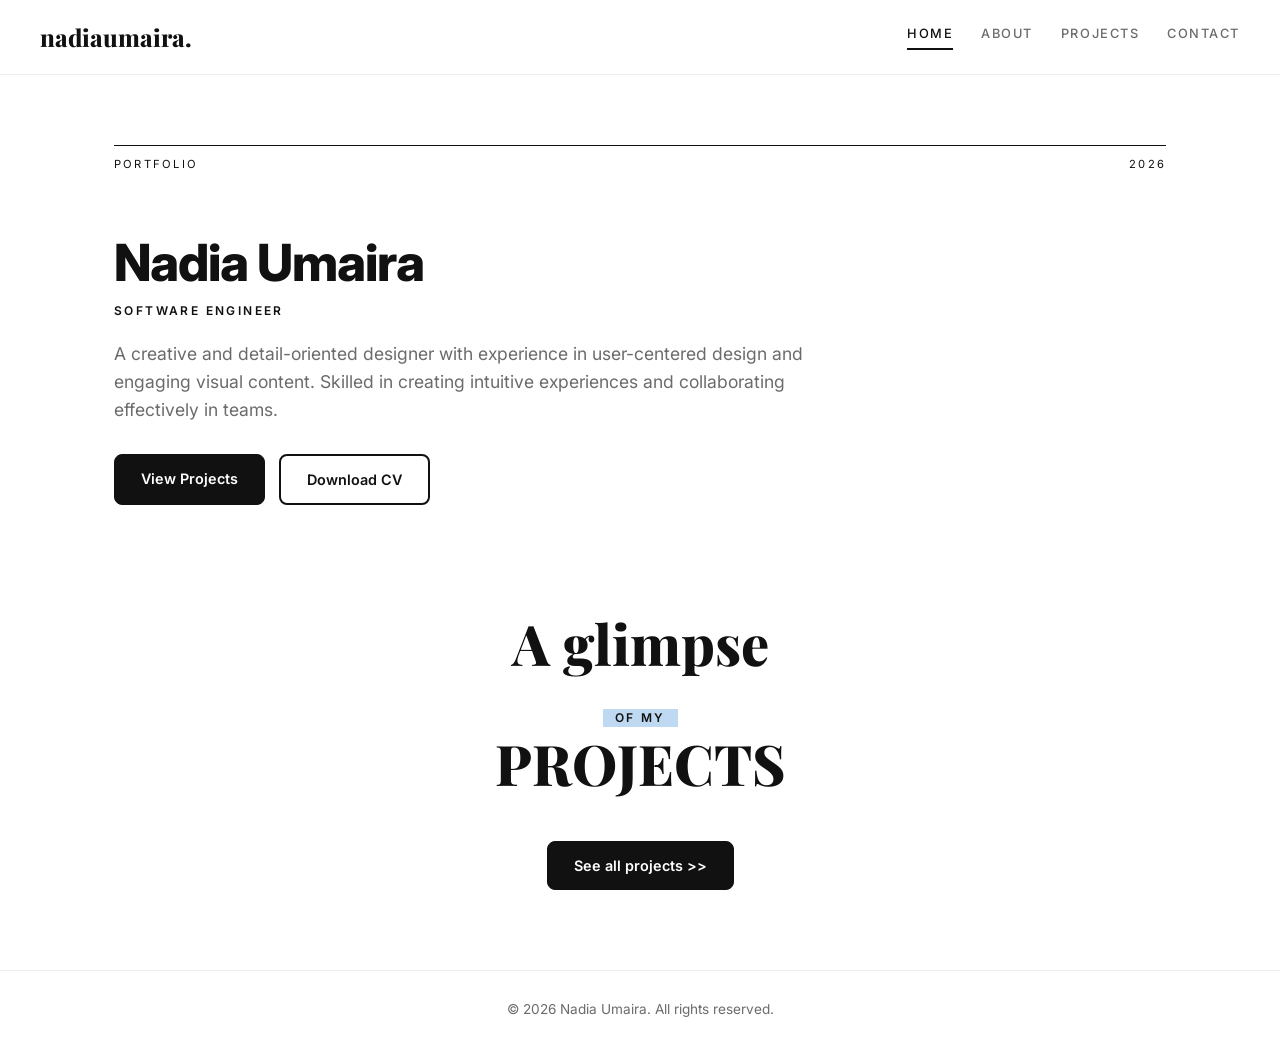
<file: index.html>
<!DOCTYPE html>
<html lang="en">
<head>
  <meta charset="UTF-8">
  <meta name="viewport" content="width=device-width, initial-scale=1.0">
  <title>Nadia Umaira | Product Designer</title>
  <link rel="preconnect" href="https://fonts.googleapis.com">
  <link rel="preconnect" href="https://fonts.gstatic.com" crossorigin>
  <link href="https://fonts.googleapis.com/css2?family=Inter:wght@400;500;600;700&family=Playfair+Display:wght@800&display=swap" rel="stylesheet">
  <link rel="stylesheet" href="css/style.css">
</head>
<body>

  <header class="navbar">
    <a href="index.html" class="logo">nadiaumaira.</a>
    <button class="menu-toggle" id="menuToggle" aria-label="Open menu">☰</button>
    <nav id="navMenu">
      <a href="index.html" class="active">Home</a>
      <a href="about.html">About</a>
      <a href="projects.html">Projects</a>
      <a href="contact.html">Contact</a>
    </nav>
  </header>

  <main class="container">
    <section class="hero">
      <div class="rule"><span>Portfolio</span><span class="year"></span></div>
      <h1>Nadia Umaira</h1>
      <p class="role">Software Engineer</p>
      <p class="bio" style="max-width:700px; font-size:1.1rem;">
        A creative and detail-oriented designer with experience in user-centered design and engaging visual content.
        Skilled in creating intuitive experiences and collaborating effectively in teams.
      </p>
      <div class="hero-buttons">
        <a href="projects.html" class="btn btn-primary">View Projects</a>
        <a href="assets/img/Nadia Umaira-resume.pdf" class="btn btn-outline" download>Download CV</a>
      </div>
    </section>

    <section>
      <h2 class="display">A glimpse<br><small>OF MY</small><br>PROJECTS</h2>
      <div style="text-align:center; padding-bottom:80px;">
        <a href="projects.html" class="btn btn-primary">See all projects >></a>
      </div>
    </section>
  </main>

  <footer>
    <p>&copy; <span class="year"></span> Nadia Umaira. All rights reserved.</p>
  </footer>

  <script src="js/script.js"></script>
</body>
</html>
</file>
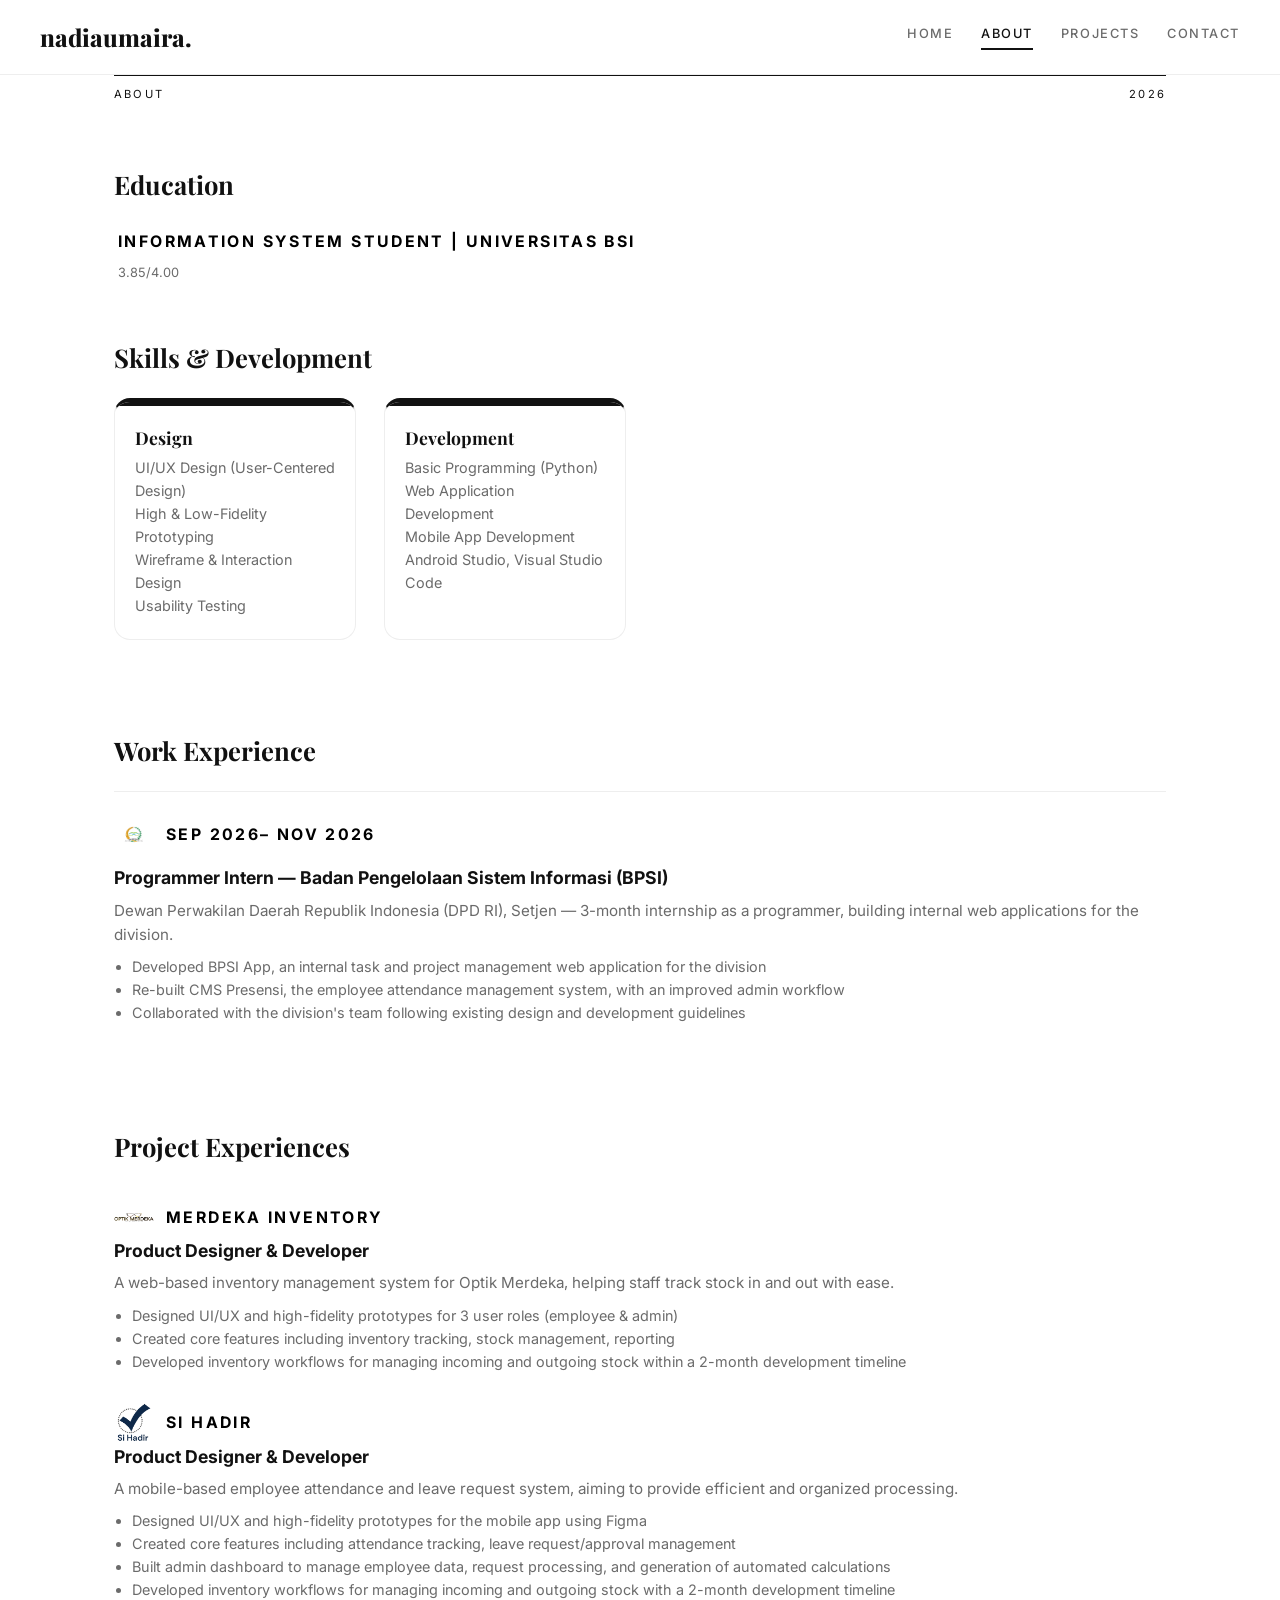
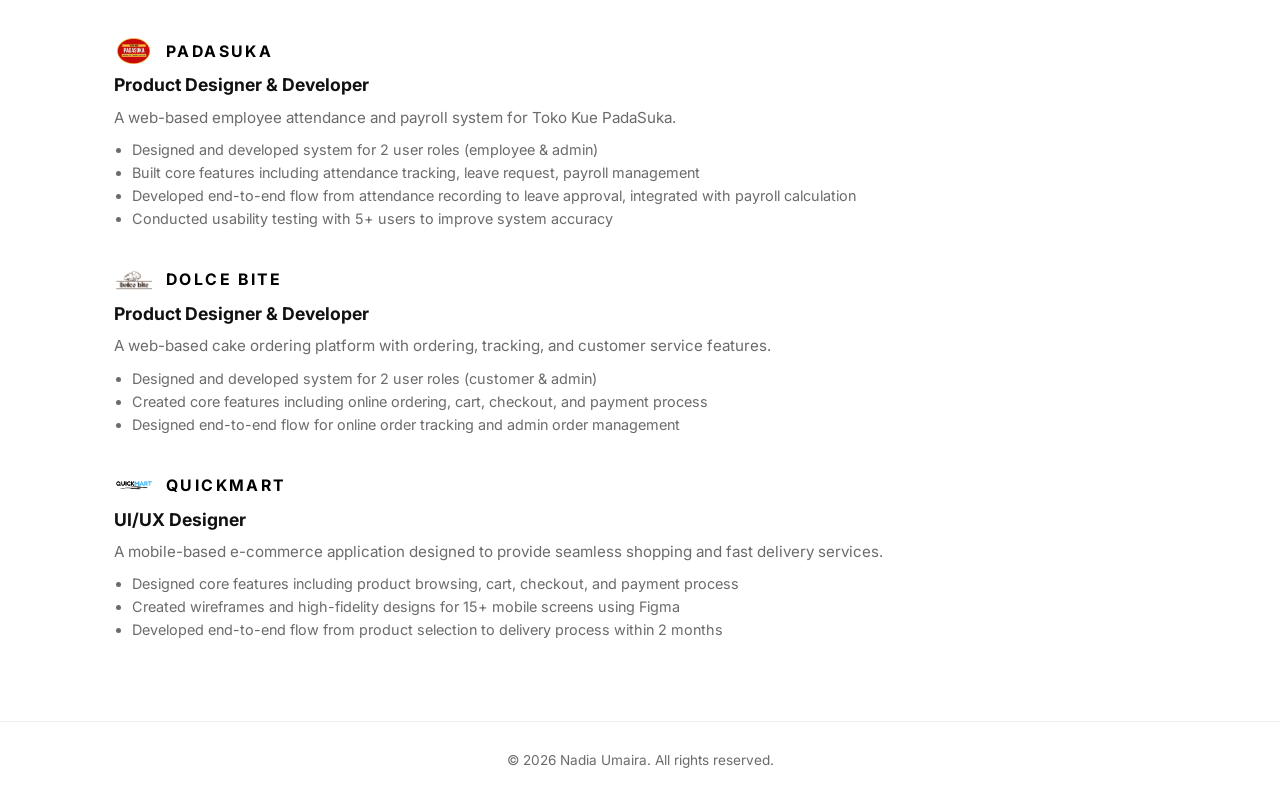
<file: about.html>
<!DOCTYPE html>
<html lang="en">
<head>
  <meta charset="UTF-8">
  <meta name="viewport" content="width=device-width, initial-scale=1.0">
  <title>About | Nadia Umaira</title>
  <link rel="preconnect" href="https://fonts.googleapis.com">
  <link rel="preconnect" href="https://fonts.gstatic.com" crossorigin>
  <link href="https://fonts.googleapis.com/css2?family=Inter:wght@400;500;600;700&family=Playfair+Display:wght@800&display=swap" rel="stylesheet">
  <link rel="stylesheet" href="css/style.css">
</head>
<body>

    <header class="navbar">
        <a href="index.html" class="logo">nadiaumaira.</a>
        <button class="menu-toggle" id="menuToggle" aria-label="Open menu">☰</button>
        <nav id="navMenu">
            <a href="index.html">Home</a>
            <a href="about.html" class="active">About</a>
            <a href="projects.html">Projects</a>
            <a href="contact.html">Contact</a>
        </nav>
    </header>

  <main class="container">
    <div class="rule"><span>About</span><span class="year"></span></div>

    <section style="padding-bottom:50px;">
    <h3 style="font-family:var(--font-display); font-size:1.6rem; margin-bottom:20px;">Education</h3>
      <p class="tag">Information System Student | Universitas BSI</p>
      <p class="bio" style="padding:4px;">
        3.85/4.00
      </p>
    </section>

    <section style="padding-bottom:10px;">
      <h3 style="font-family:var(--font-display); font-size:1.6rem; margin-bottom:20px;">Skills &amp; Development</h3>
      <div class="project-grid" style="grid-template-columns:repeat(auto-fill, minmax(220px,1fr));">
        <div class="project-card" style="--c1:#111; --c2:#444; border-top:4px solid var(--c1);">
          <div class="info">
            <h3 style="font-size:1.1rem;">Design</h3>
            <p>UI/UX Design (User-Centered Design)<br>High &amp; Low-Fidelity Prototyping<br>Wireframe &amp; Interaction Design<br>Usability Testing</p>
          </div>
        </div>
        <div class="project-card" style="--c1:#111; --c2:#444; border-top:4px solid var(--c1);">
          <div class="info">
            <h3 style="font-size:1.1rem;">Development</h3>
            <p>Basic Programming (Python)<br>Web Application Development<br>Mobile App Development<br>Android Studio, Visual Studio Code</p>
          </div>
        </div>
      </div>
    </section>

     <section style="padding-bottom:80px;">
      <h3 style="font-family:var(--font-display); font-size:1.6rem; margin-bottom:20px;">Work Experience</h3>

      <div style="border-top:1px solid #eee; padding:22px 0;">
        <div style="display:flex; align-items:center; gap:8px; margin-bottom:10px;">
          <img src="assets/img/logo_dpdri.png" alt="DPD RI logo" class="project-logo">
          <span class="tag">Sep 2026– Nov 2026</span>
        </div>
        <h4 style="font-size:1.1rem; margin-bottom:6px;">Programmer Intern — Badan Pengelolaan Sistem Informasi (BPSI)</h4>
        <p style="color:var(--muted); font-size:.95rem;">
          Dewan Perwakilan Daerah Republik Indonesia (DPD RI), Setjen — 3-month internship as a programmer, building internal web applications for the division.
        </p>
        <ul style="color:var(--muted); font-size:.9rem; margin-top:8px; padding-left:18px;">
          <li>Developed BPSI App, an internal task and project management web application for the division</li>
          <li>Re-built CMS Presensi, the employee attendance management system, with an improved admin workflow</li>
          <li>Collaborated with the division's team following existing design and development guidelines</li>
        </ul>
      </div>
    </section>

    <section style="padding-bottom:80px;">
      <h3 style="font-family:var(--font-display); font-size:1.6rem; margin-bottom:20px;">Project Experiences</h3>


      <div style="display:flex; align-items:center; gap:8px; margin-top:30px;">
          <img src="assets/img/logo_merdeka.png" alt="Merdeka Inventory logo" class="project-logo">
          <span class="tag">Merdeka Inventory</span>
        </div>
        <h4 style="font-size:1.1rem; margin-bottom:6px;">Product Designer &amp; Developer</h4>
        <p style="color:var(--muted); font-size:.95rem;">
          A web-based inventory management system for Optik Merdeka, helping staff track stock in and out with ease.
        </p>
        <ul style="color:var(--muted); font-size:.9rem; margin-top:8px; padding-left:18px;">
          <li>Designed UI/UX and high-fidelity prototypes for 3 user roles (employee &amp; admin)</li>
          <li>Created core features including inventory tracking, stock management, reporting</li>
          <li>Developed inventory workflows for managing incoming and outgoing stock within a 2-month development timeline</li>
        </ul>
      </div>

      <div style="display:flex; align-items:center; gap:8px; margin-top:30px;">
            <img src="assets/img/logo_sihadir.png" alt="Si Hadir logo" class="project-logo">
            <span class="tag" >Si Hadir</span>
            </div>
            <h4 style="font-size:1.1rem; margin-bottom:6px;">Product Designer &amp; Developer</h4>
        <p style="color:var(--muted); font-size:.95rem;">
          A mobile-based employee attendance and leave request system, aiming to provide efficient and organized processing.
        </p>
        <ul style="color:var(--muted); font-size:.9rem; margin-top:8px; padding-left:18px;">
          <li>Designed UI/UX and high-fidelity prototypes for the mobile app using Figma</li>
          <li>Created core features including attendance tracking, leave request/approval management</li>
          <li>Built admin dashboard to manage employee data, request processing, and generation of automated calculations</li>
          <li>Developed inventory workflows for managing incoming and outgoing stock with a 2-month development timeline</li>
        </ul>
      </div>

      <div style="display:flex; align-items:center; gap:8px; margin-top:30px;">
        <img src="assets/img/logo_padasuka.png" alt="PADASUKA logo" class="project-logo">
        <span class="tag" >PADASUKA</span>
        </div>
        <h4 style="font-size:1.1rem; margin-bottom:6px;">Product Designer &amp; Developer</h4>
        <p style="color:var(--muted); font-size:.95rem;">
          A web-based employee attendance and payroll system for Toko Kue PadaSuka.
          </p>
        <ul style="color:var(--muted); font-size:.9rem; margin-top:8px; padding-left:18px;">
          <li>Designed and developed system for 2 user roles (employee &amp; admin)</li>
          <li>Built core features including attendance tracking, leave request, payroll management</li>
          <li>Developed end-to-end flow from attendance recording to leave approval, integrated with payroll calculation</li>
          <li>Conducted usability testing with 5+ users to improve system accuracy</li>
        </ul>
      </div>

      <div style="display:flex; align-items:center; gap:8px; margin-top:30px;">
          <img src="assets/img/logo_dolce.png" alt="Dolce Bite logo" class="project-logo">
          <span class="tag">Dolce Bite</span>
        </div>
        <h4 style="font-size:1.1rem; margin-bottom:6px;">Product Designer &amp; Developer</h4>
        <p style="color:var(--muted); font-size:.95rem;">
          A web-based cake ordering platform with ordering, tracking, and customer service features.
        </p>
        <ul style="color:var(--muted); font-size:.9rem; margin-top:8px; padding-left:18px;">
          <li>Designed and developed system for 2 user roles (customer &amp; admin)</li>
          <li>Created core features including online ordering, cart, checkout, and payment process</li>
          <li>Designed end-to-end flow for online order tracking and admin order management</li>
        </ul>
      </div>

      <div style="display:flex; align-items:center; gap:8px; margin-top:30px;">
        <img src="assets/img/logo_quickmart.png" alt="QUICKMART logo" class="project-logo">
        <span class="tag" >QUICKMART</span>
        </div>
        <h4 style="font-size:1.1rem; margin-bottom:6px;">UI/UX Designer</h4>
        <p style="color:var(--muted); font-size:.95rem;">
          A mobile-based e-commerce application designed to provide seamless shopping and fast delivery services.
        </p>
        <ul style="color:var(--muted); font-size:.9rem; margin-top:8px; padding-left:18px;">
          <li>Designed core features including product browsing, cart, checkout, and payment process</li>
          <li>Created wireframes and high-fidelity designs for 15+ mobile screens using Figma</li>
          <li>Developed end-to-end flow from product selection to delivery process within 2 months</li>
        </ul>
      </div>
    </section>

  </main>

  <footer>
    <p>&copy; <span class="year"></span> Nadia Umaira. All rights reserved.</p>
  </footer>

  <script src="js/script.js"></script>
</body>
</html>
</file>
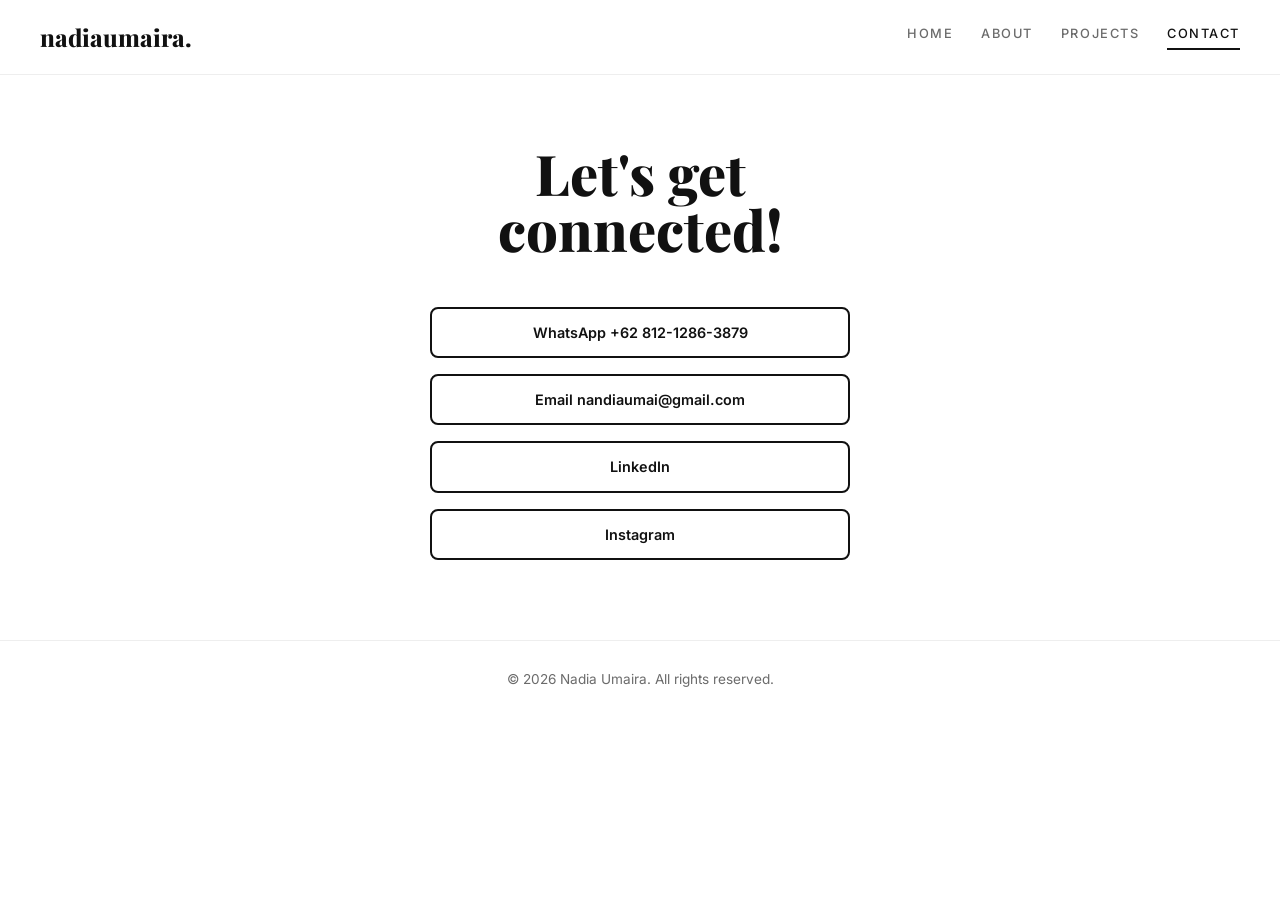
<file: contact.html>
<!DOCTYPE html>
<html lang="en">
<head>
  <meta charset="UTF-8">
  <meta name="viewport" content="width=device-width, initial-scale=1.0">
  <title>Contact | Nadia Umaira</title>
  <link rel="preconnect" href="https://fonts.googleapis.com">
  <link rel="preconnect" href="https://fonts.gstatic.com" crossorigin>
  <link href="https://fonts.googleapis.com/css2?family=Inter:wght@400;500;600;700&family=Playfair+Display:wght@800&display=swap" rel="stylesheet">
  <link rel="stylesheet" href="css/style.css">
</head>
<body>

  <header class="navbar">
    <a href="index.html" class="logo">nadiaumaira.</a>
    <button class="menu-toggle" id="menuToggle" aria-label="Open menu">☰</button>
    <nav id="navMenu">
      <a href="index.html">Home</a>
      <a href="about.html">About</a>
      <a href="projects.html">Projects</a>
      <a href="contact.html" class="active">Contact</a>
    </nav>
  </header>

  <main class="container">
    <h2 class="display" style="padding-top:70px;">Let's get<br>connected!</h2>

    <div style="max-width:420px; margin:0 auto 80px; display:flex; flex-direction:column; gap:16px;">
      <a href="https://wa.me/6281212863879" target="_blank" class="btn btn-outline" style="text-align:center;">
        WhatsApp +62 812-1286-3879
      </a>
      <a href="mailto:nandiaumai@gmail.com" class="btn btn-outline" style="text-align:center;">
        Email nandiaumai@gmail.com
      </a>
      <a href="https://linkedin.com/in/nadia-umaira/" target="_blank" class="btn btn-outline" style="text-align:center;">
        LinkedIn
      </a>
      <a href="https://instagram.com/nadia.um/" target="_blank" class="btn btn-outline" style="text-align:center;">
        Instagram
      </a>
    </div>
  </main>

  <footer>
    <p>&copy; <span class="year"></span> Nadia Umaira. All rights reserved.</p>
  </footer>

  <script src="js/script.js"></script>
</body>
</html>
</file>
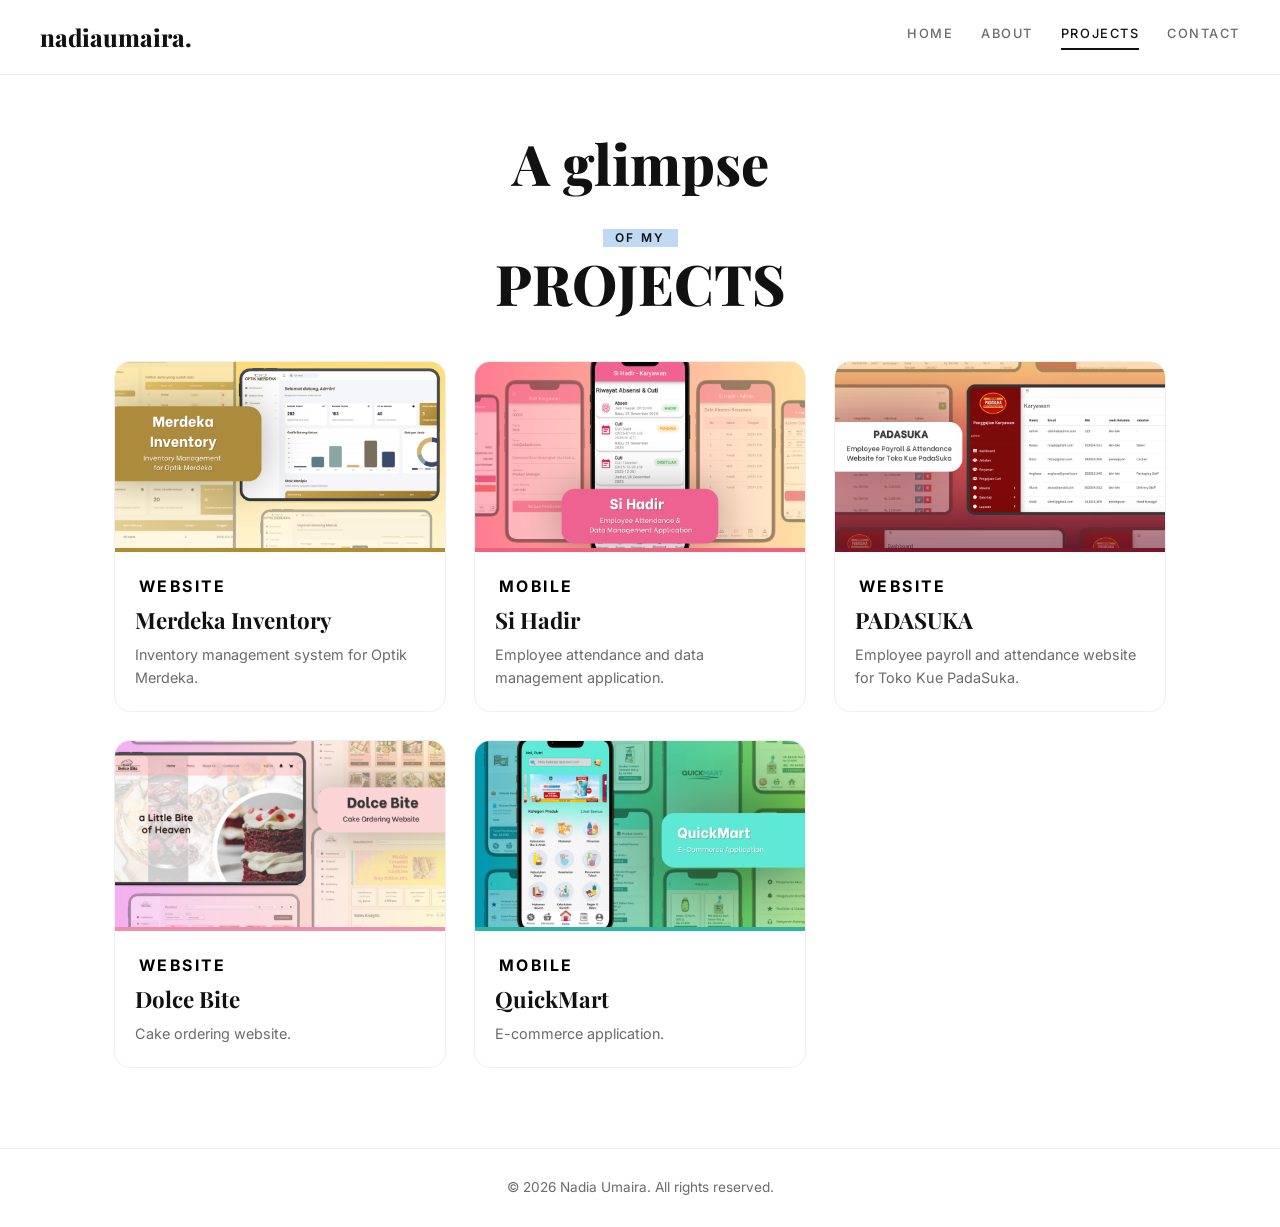
<file: projects.html>
<!DOCTYPE html>
<html lang="en">
<head>
  <meta charset="UTF-8">
  <meta name="viewport" content="width=device-width, initial-scale=1.0">
  <title>Projects | Nadia Umaira</title>
  <link rel="preconnect" href="https://fonts.googleapis.com">
  <link rel="preconnect" href="https://fonts.gstatic.com" crossorigin>
  <link href="https://fonts.googleapis.com/css2?family=Inter:wght@400;500;600;700&family=Playfair+Display:wght@800&display=swap" rel="stylesheet">
  <link rel="stylesheet" href="css/style.css">
</head>
<body>

  <header class="navbar">
    <a href="index.html" class="logo">nadiaumaira.</a>
    <button class="menu-toggle" id="menuToggle" aria-label="Open menu">☰</button>
    <nav id="navMenu">
      <a href="index.html">Home</a>
      <a href="about.html">About</a>
      <a href="projects.html" class="active">Projects</a>
      <a href="contact.html">Contact</a>
    </nav>
  </header>

  <main class="container">
    <h2 class="display">A glimpse<br><small>OF MY</small><br>PROJECTS</h2>

    <div class="project-grid">

      <div class="project-card" style="--c1:#b08d2e; --c2:#f3d98b" data-project="merdeka" onclick="openProjectModal('merdeka')">
        <div class="cover"><img src="assets/img/merdeka.png" alt="Merdeka Inventory" onerror="this.remove()"></div>
        <div class="info">
          <span class="tag">Website</span>
          <h3>Merdeka Inventory</h3>
          <p>Inventory management system for Optik Merdeka.</p>
        </div>
      </div>

      <div class="project-card" style="--c1:#f0607f; --c2:#ffb07a" data-project="sihadir" onclick="openProjectModal('sihadir')">
        <div class="cover"><img src="assets/img/sihadir.png" alt="Si Hadir" onerror="this.remove()"></div>
        <div class="info">
          <span class="tag">Mobile</span>
          <h3>Si Hadir</h3>
          <p>Employee attendance and data management application.</p>
        </div>
      </div>

      <div class="project-card" style="--c1:#7a1428; --c2:#f2a65a" data-project="padasuka" onclick="openProjectModal('padasuka')">
        <div class="cover"><img src="assets/img/padasuka.png" alt="PADASUKA" onerror="this.remove()"></div>
        <div class="info">
          <span class="tag">Website</span>
          <h3>PADASUKA</h3>
          <p>Employee payroll and attendance website for Toko Kue PadaSuka.</p>
        </div>
      </div>

      <div class="project-card" style="--c1:#f28db2; --c2:#ffd6e5" data-project="dolcebite" onclick="openProjectModal('dolcebite')">
        <div class="cover"><img src="assets/img/dolcebite.png" alt="Dolce Bite" onerror="this.remove()"></div>
        <div class="info">
          <span class="tag">Website</span>
          <h3>Dolce Bite</h3>
          <p>Cake ordering website.</p>
        </div>
      </div>

      <div class="project-card" style="--c1:#2cb5a0; --c2:#7ee0c3" data-project="quickmart" onclick="openProjectModal('quickmart')">
        <div class="cover"><img src="assets/img/quickmart.png" alt="QuickMart" onerror="this.remove()"></div>
        <div class="info">
          <span class="tag">Mobile</span>
          <h3>QuickMart</h3>
          <p>E-commerce application.</p>
        </div>
      </div>

    </div>
  </main>

  <div class="modal-overlay" id="projectModal" onclick="if(event.target===this) closeProjectModal()">
    <div class="modal-box">
      <button class="modal-close" onclick="closeProjectModal()" aria-label="Close">✕</button>
      <h3 id="modalTitle" class="modal-title"></h3>
      <div id="modalImages" class="modal-images"></div>
    </div>
  </div>

  <footer>
    <p>&copy; <span class="year"></span> Nadia Umaira. All rights reserved.</p>
  </footer>

  <script src="js/script.js"></script>
</body>
</html>
</file>
<file: css/style.css>
:root {
  --bg: #ffffff;
  --text: #111111;
  --muted: #6b6b6b;
  --line: #111111;
  --sky: #bfd9f2;

  --merdeka: #b08d2e;
  --sihadir: #f0607f;
  --padasuka: #7a1428;
  --dolce: #f28db2;
  --quickmart: #2cb5a0;

  --font-body: 'Inter', 'Segoe UI', Arial, sans-serif;
  --font-display: 'Playfair Display', Georgia, serif;
}

* { margin: 0; padding: 0; box-sizing: border-box; }
html { scroll-behavior: smooth; }
body { font-family: var(--font-body); background: var(--bg); color: var(--text); line-height: 1.6; }
a { text-decoration: none; color: inherit; }
.container { max-width: 1100px; margin: 0 auto; padding: 0 24px; }

/* Navbar */
.navbar { display: flex; justify-content: space-between; align-items: center; padding: 18px 40px; background: #fff; position: sticky; top: 0; z-index: 10; border-bottom: 1px solid #eee; }
.logo { font-family: var(--font-display); font-size: 1.5rem; font-weight: 800; }
nav { display: flex; gap: 28px; }
nav a { color: var(--muted); font-size: .8rem; font-weight: 500; letter-spacing: .12em; text-transform: uppercase; padding-bottom: 4px; border-bottom: 2px solid transparent; transition: .2s; }
nav a:hover, nav a.active { color: var(--text); border-bottom-color: var(--text); }
.menu-toggle { display: none; background: none; border: none; font-size: 1.6rem; cursor: pointer; }

/* Hero */
.hero { padding: 70px 0 50px; }
.rule { display: flex; justify-content: space-between; border-top: 1px solid var(--line); padding-top: 10px; font-size: .7rem; letter-spacing: .2em; text-transform: uppercase; margin-bottom: 60px; }
.hero h1 { font-size: clamp(2rem, 5vw, 3.2rem); line-height: 1.1; font-weight: 800; letter-spacing: -.02em; }
.role { font-size: .75rem; font-weight: 600; letter-spacing: .2em; text-transform: uppercase; margin: 10px 0 20px; }
.bio { max-width: 560px; color: var(--muted); font-size: .80rem;  }
.hero-buttons { display: flex; gap: 14px; margin-top: 30px; flex-wrap: wrap; }

/* Buttons */
.btn { padding: 12px 26px; border-radius: 8px; font-weight: 600; font-size: .9rem; transition: .2s; display: inline-block; }
.btn-primary { background: var(--text); color: #fff; border: 1px solid var(--text); }
.btn-primary:hover { background: #fff; color: var(--text); }
.btn-outline { border: 2px solid var(--text); color: var(--text); }
.btn-outline:hover { background: var(--text); color: #fff; }

/* Judul serif besar */
.display { font-family: var(--font-display); font-weight: 800; text-align: center; line-height: 1; font-size: clamp(2rem, 6vw, 3.5rem); padding: 60px 0 50px; }
.display small { display: inline-block; font-family: var(--font-body); font-size: .75rem; font-weight: 600; letter-spacing: .2em; background: var(--sky); padding: 3px 12px; margin: 8px 0; }

/* Tag label kecil */
.tag { display: inline-block; font-size: .99rem; font-weight: 700; letter-spacing: .15em; text-transform: uppercase;  color: #000000; padding: 4px; border-radius: 4px; margin-bottom: 0px; }

/* Project cards */
.project-grid { display: grid; grid-template-columns: repeat(auto-fill, minmax(300px, 1fr)); gap: 28px; padding-bottom: 80px; }
.project-card { display: block; border-radius: 16px; overflow: hidden; background: #fff; border: 1px solid #eee; transition: .25s; }
.project-card:hover { transform: translateY(-6px); box-shadow: 0 14px 30px rgba(0, 0, 0, .12); }
.project-card .cover { aspect-ratio: 16 / 9; background: linear-gradient(135deg, var(--c1), var(--c2)); }
.project-card .cover img { width: 100%; height: 100%; object-fit: cover; display: block; }
.project-card .info { padding: 18px 20px 22px; border-top: 4px solid var(--c1); }
.project-card h3 { font-family: var(--font-display); font-size: 1.4rem; margin-bottom: 4px; }
.project-card p { color: var(--muted); font-size: .9rem; }

/* Footer */
footer { text-align: center; padding: 28px; color: var(--muted); font-size: .85rem; border-top: 1px solid #eee; }

/* Responsive */
@media (max-width: 768px) {
  .navbar { padding: 16px 20px; }
  .menu-toggle { display: block; }
  nav { display: none; position: absolute; top: 100%; left: 0; right: 0; flex-direction: column; gap: 0; background: #fff; border-bottom: 1px solid #eee; }
  nav.open { display: flex; }
  nav a { padding: 14px 24px; border-bottom: none; }
  .hero { padding-top: 40px; }
  .rule { margin-bottom: 36px; }
}

.project-logo {
  width: 40px;
  height: 40px;
  object-fit: contain;
  border-radius: 6px;
  flex-shrink: 0;
}

/* Project modal */
.modal-overlay {
  display: none;
  position: fixed;
  inset: 0;
  background: rgba(0,0,0,.6);
  z-index: 100;
  padding: 40px 20px;
  overflow-y: auto;
}
.modal-overlay.open { display: block; }

.modal-box {
  background: #fff;
  max-width: 800px;
  margin: 0 auto;
  border-radius: 16px;
  padding: 30px;
  position: relative;
}

.modal-close {
  position: sticky;
  top: 0;
  float: right;
  background: var(--text);
  color: #fff;
  border: none;
  width: 34px;
  height: 34px;
  border-radius: 50%;
  font-size: 1rem;
  cursor: pointer;
  z-index: 2;
}

.modal-title {
  font-family: var(--font-display);
  font-size: 1.6rem;
  margin-bottom: 20px;
  clear: both;
}

.modal-images { display: flex; flex-direction: column; gap: 14px; }
.modal-images img { width: 100%; border-radius: 10px; display: block; }

.project-card { cursor: pointer; }
</file>
